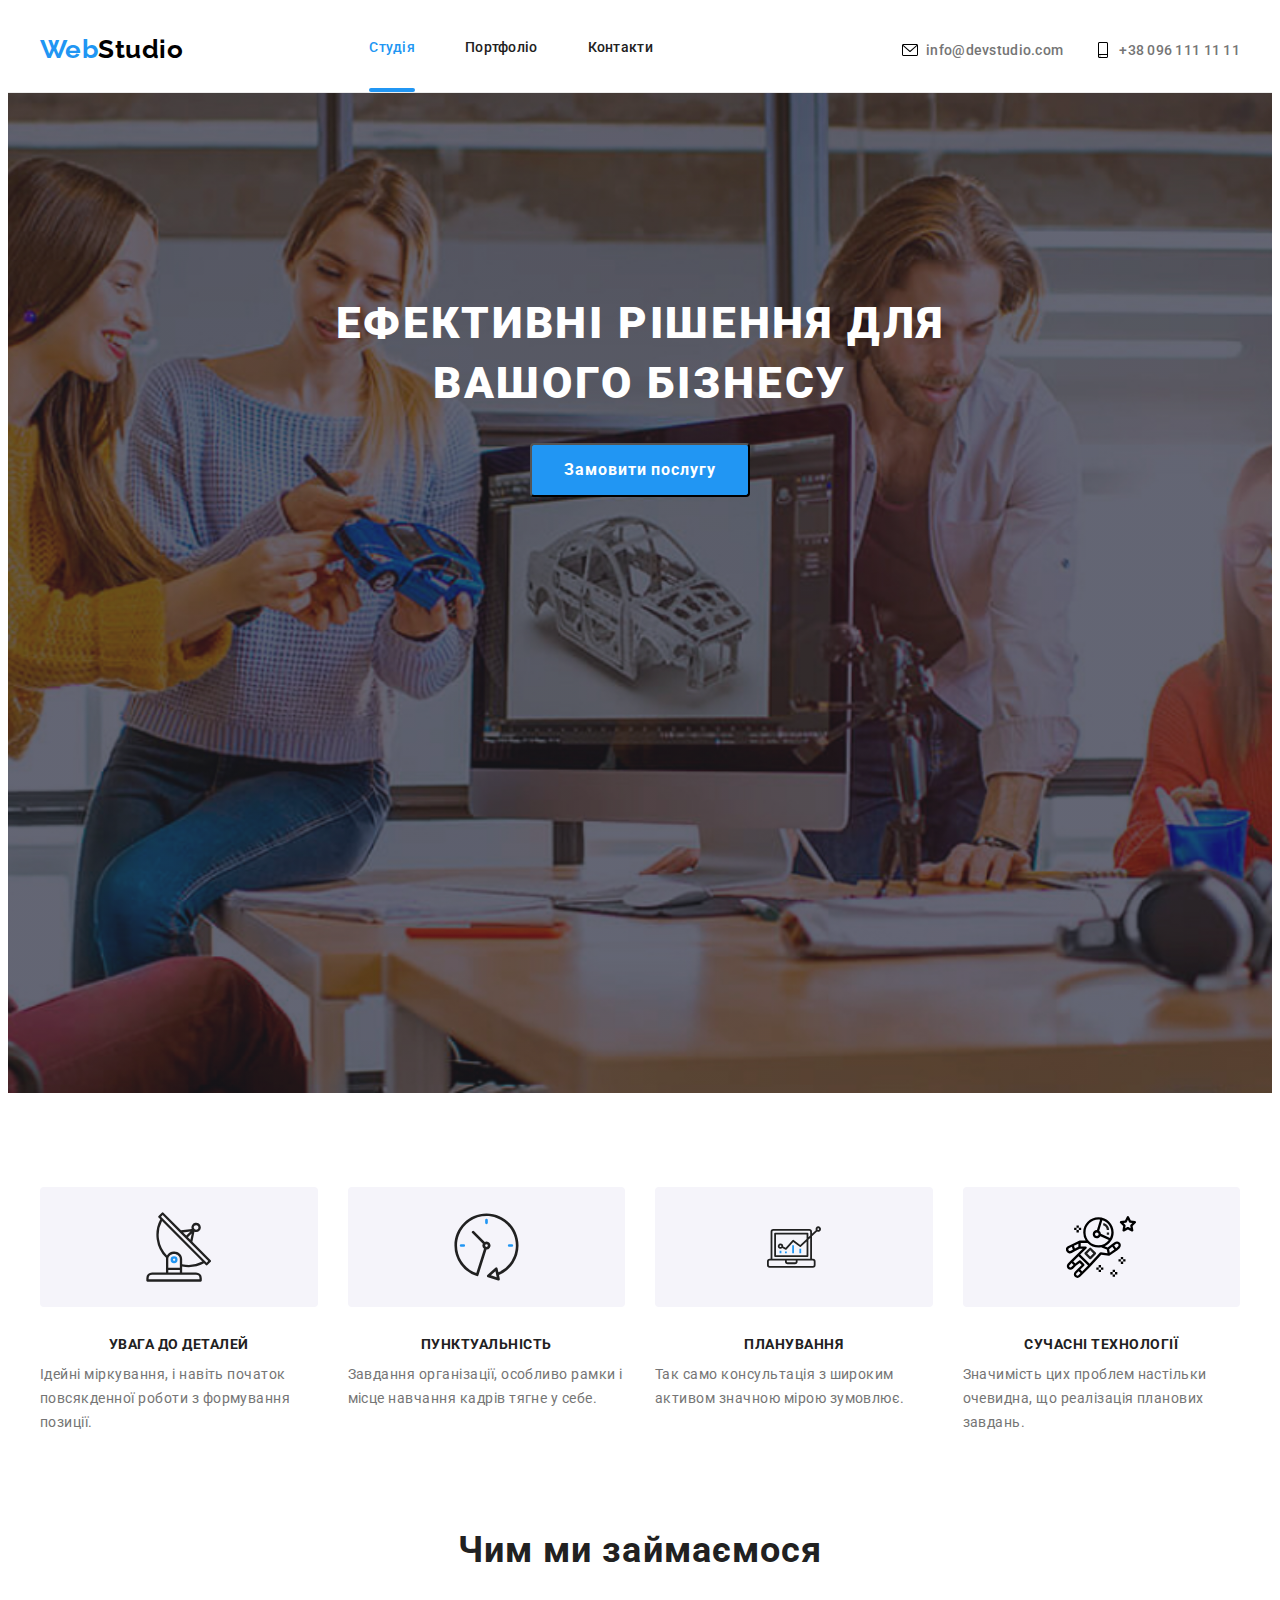
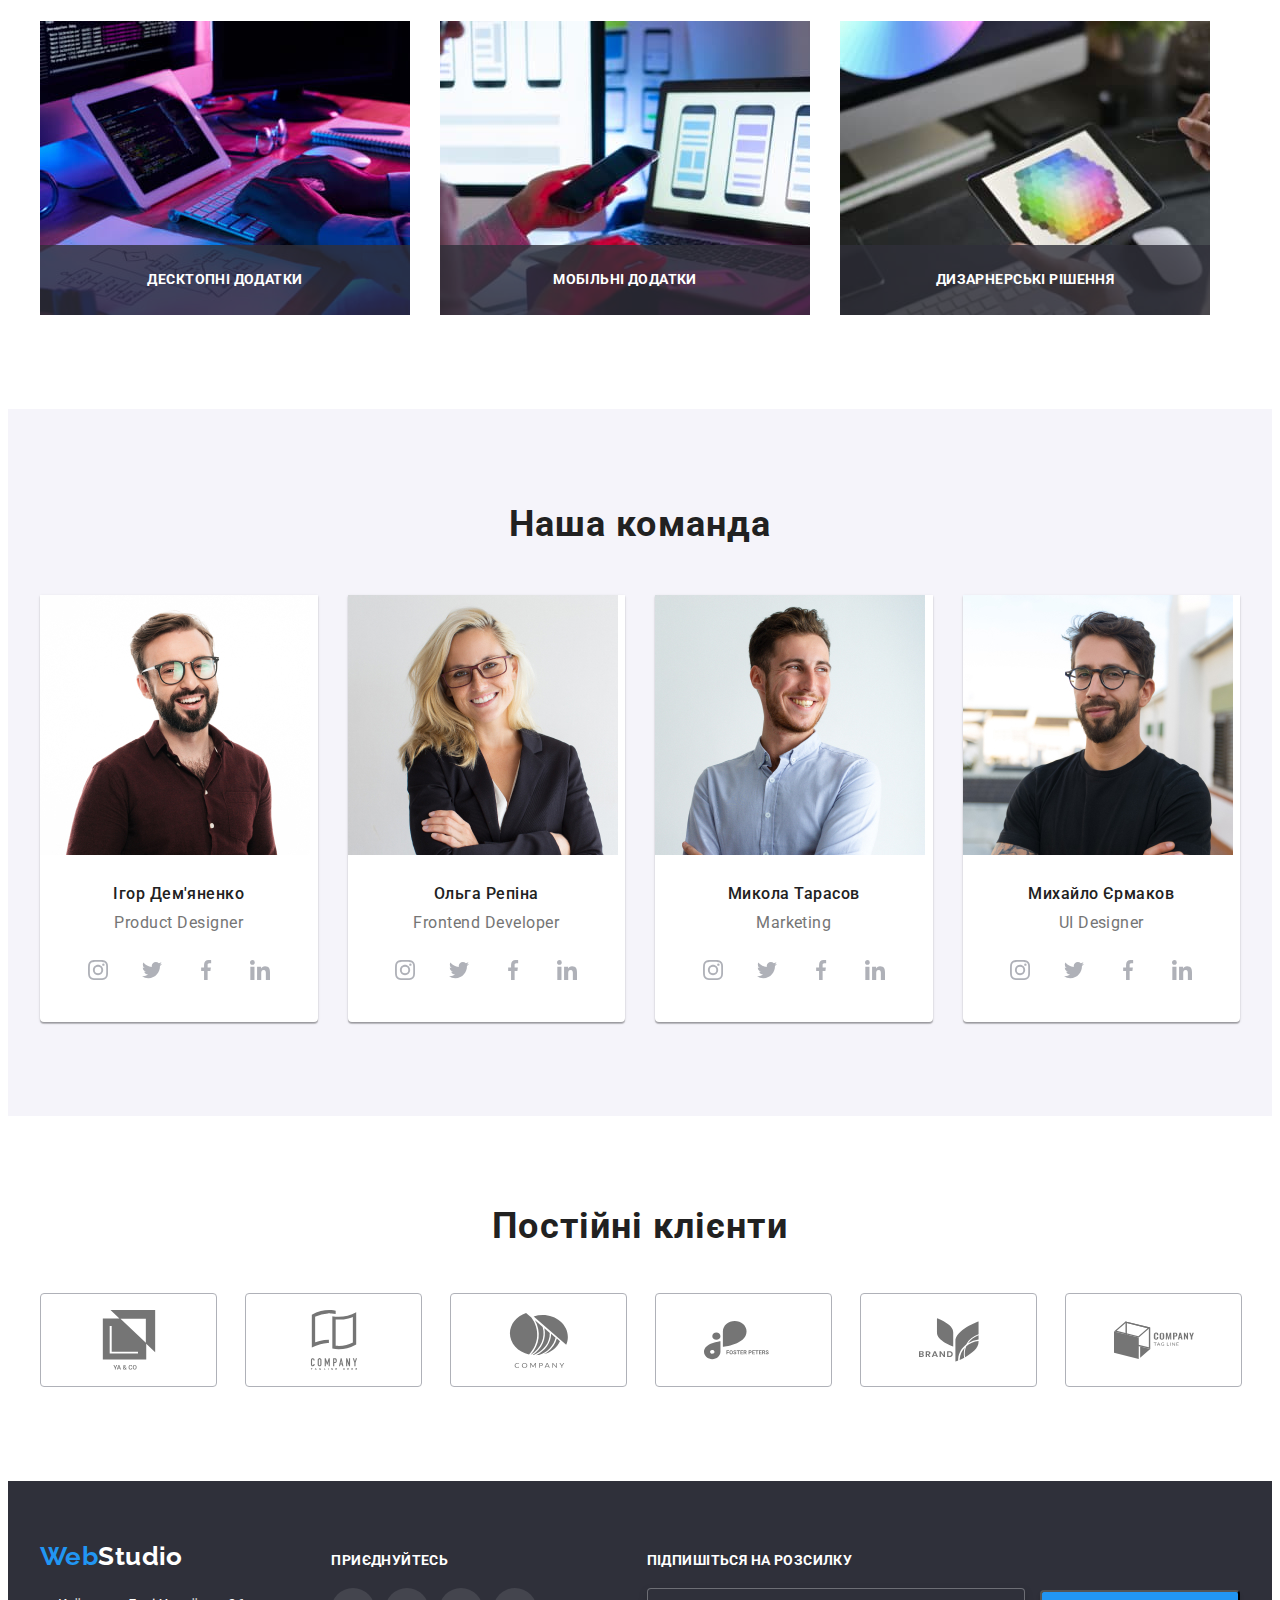
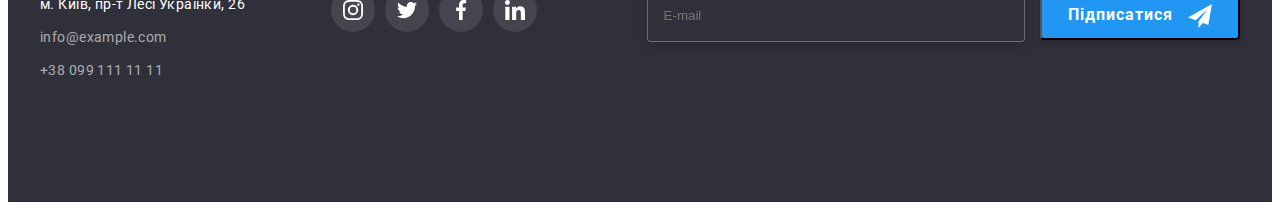
<file: index.html>
<!DOCTYPE html>
    <html lang="ru">

    <head>
        <meta charset="UTF-8" />
        <meta http-equiv="X-UA-Compatible" content="IE=edge" />
        <meta name="viewport" content="width=device-width, initial-scale=1.0" />
        <title>Web Studio</title>
        <link rel="preconnect" href="https://fonts.googleapis.com" />
        <link rel="preconnect" href="https://fonts.gstatic.com" crossorigin />
        <link
            href="https://fonts.googleapis.com/css2?family=Raleway:wght@700&family=Roboto:wght@400;500;700;900&display=swap"
            rel="stylesheet" />
        <link rel="stylesheet" href="https://cdnjs.cloudflare.com/ajax/libs/modern-normalize/1.1.0/modern-normalize.min.css"
            integrity="sha512-wpPYUAdjBVSE4KJnH1VR1HeZfpl1ub8YT/NKx4PuQ5NmX2tKuGu6U/JRp5y+Y8XG2tV+wKQpNHVUX03MfMFn9Q=="
            crossorigin="anonymous" referrerpolicy="no-referrer" />
        <link rel="stylesheet" href="./css/main.min.css" />
    </head>

    <body>
        <!--Header-->

         <header class="header">
            <div class="container">
                <nav class="navigation" >
                <a class="logo" href="/"><span class="logo__accent">Web</span>Studio</a>
                <button class="mobile-button" type="button" data-menu-button
                aria-expanded="false"
                aria-controls="menu-container">
                <svg class="open-burger" width="40" height="40" aria-label="Переключатель мобильного меню">
                <use class="mobile-button__icon-open" href="./images/symbol-defs.svg#icon-menu_40px"></use>
                </svg>
      
                <svg class="close-burger" width="20" height="20" aria-label="Переключатель мобильного меню">
                <use class="mobile-button__icon-close" href="./images/symbol-defs.svg#icon-close_24px"></use> 
                </svg>
                </button>

                <div class="menu-container" data-menu id="menu-container">
                    <ul  class="site-navigation">
                        <li class="site-navigation__item ">
                            <div class="current-session">
                                <a class="site-navigation__link current-session--link" href="./index.html">Студія</a>
                            </div>    
                        </li>
                        <li class="site-navigation__item">
                            <a class="site-navigation__link" href="./portfolio.html">Портфоліо</a></li>
                        <li class="site-navigation__item"><a class="site-navigation__link" href="#">Контакти</a></li>
                    </ul>
                    <ul class="auth-navigation">
                        <li class="auth-navigation__item">
                            <a class="auth-navigation__link" href="mailto:info@devstudio.com">
                                <svg class="contact-icon" width="16px" height="16px">
                                    <use href="./images/symbol-defs.svg#icon-envelope"></use>
                                </svg>
                                info@devstudio.com</a>
                        </li>
                        <li class="auth-navigation__item">
                            <a class="auth-navigation__link auth-navigation-link__phone" href="tel:+380961111111">
                            <svg class="contact-icon" width="16px" height="16px">
                                <use href="./images/symbol-defs.svg#icon-smartphone"></use>
                            </svg>
                            +38 096 111 11 11</a></li>
                    </ul>
                    <ul class="mobile-list list">
                        <li class="mobile-list__item">
                           <a href="#" class="mobile-list__link">Instagram</a>
                        </li>
                        <li class="mobile-list__item">
                           <a href="#" class="mobile-list__link">Twitter</a>
                        </li>
                        <li class="mobile-list__item">
                           <a href="#" class="mobile-list__link">Facebook</a>
                        </li>
                        <li class="mobile-list__item">
                           <a href="#" class="mobile-list__link">LinkedIn</a>
                        </li>
                    </ul>
                </div>
            </nav>
        </div>
    </header>
        <!--Main-->
        <main>
            <!--Section Hero-->
             <section class="hero__section overlay">
                <div class="container">
                <h1 class="hero__title">Ефективні рішення для  вашого бізнесу</h1>
                <button type="button" class="hero__btn" data-modal-open width="30" height="30">Замовити послугу</button>
                </div>
            </section> 

            
            <!--Co Abilities-->
            <section class="details__section">
                <div class="container">
                    <!--make Blid ivisible-->
                    <h2 class="section__title visually-hidden">Blind</h2>

                    <ul class="details__list">
                        <li class="details__item">
                            <div class="details__icon-sputnik">
                                <svg class="icon__sputnik" width="65" height="70">
                            <use href="./images/symbol-defs.svg#icon-antenna"></use>
                            </svg>
                        </div>
                            <h3 class="details__title">
                            увага до деталей</h3>
                            <p class="details__text">
                                Ідейні міркування, і навіть початок повсякденної роботи з формування позиції.
                            </p>
                        </li>
                        <li class="details__item">
                            <div class="details__icon-clock">
                            <svg class="icon__clock" width="67" height="70">
                            <use href="./images/symbol-defs.svg#icon-clock"></use> 
                            </svg>
                            </div>
                            <h3 class="details__title">
                                пунктуальність</h3>
                            <p class="details__text">
                                Завдання організації, особливо рамки і місце навчання кадрів тягне у себе.
                            </p>
                        </li>
                        <li class="details__item">
                            <div class="details__icon-nout">
                            <svg class="icon_diagram" width="70" height="54">
                            <use href="./images/symbol-defs.svg#icon-diagram"></use>
                            </svg>
                            </div>
                            <h3 class="details__title">
                                планування</h3>
                            <p class="details__text">
                                Так само консультація з широким активом значною мірою зумовлює.
                            </p>
                        </li>
                        <li class="details__item">
                            <div class="details__icon-astronaut">
                                <svg class="icon_astronaut" width="70" height="70">
                                    <use href="./images/symbol-defs.svg#icon-astronaut"></use>
                                </svg>
                            </div>
                            <h3 class="details__title">
                                сучасні технології</h3>
                            <p class="details__text">
                                Значимість цих проблем настільки очевидна, що реалізація планових завдань.
                            </p>
                        </li>
                    </ul>
                </div>
            </section>
            <!--Our work-->
             <section class="work__section">
                <div class="container">
                    <h2 class="section__title">Чим ми займаємося</h2>
                    <ul class="work__list">
                        <li class="work__item">
                            <img src="./images/htmlwork.jpg" alt="верстка сайта" width="370" />
                            <p class="work__text">Десктопні додатки</p>
                        </li>

                        <li class="work__item">
                        <img
                         src="./images/phone.jpg" alt="создание приложений" width="370" /></a>
                        <p class="work__text">Мобільні додатки</p>    
                        </li>

                        <li class="work__item">
                        <img
                       
                         src="./images/tablet.jpg" alt="оформление" width="370" /></a>
                        <p class="work__text">Дизарнерські рішення</p>    
                        </li>
                    </ul>
                </div>
            </section> 
            <!--Our team-->
             <section class="team__section">
                <div class="container">
                    <h2 class="section__title">Наша команда</h2>
                    <ul class="team__list">
                        <li class="team__item">
                           <picture>
                            <source class="team__list"
                            srcset="./images/productdesigner-desk-1x.jpg 1x,
                                    ./images/productdesigner-desk-2x.jpg 2x"
                                    media="(min-width:1200px)"
                                    />

                                    <source  class="team__list"
                            srcset="./images/productdesigner-tablet-1x.jpg 1x,
                                    ./images/productdesigner-tablet-2x.jpg 2x"
                                    media="(min-width:768px)"
                                    />

                                    <source  class="team__list"
                            srcset="./images/productdesigner-mob-1x.jpg 1x,
                                    ./images/productdesigner-mob-2x.jpg 2x"
                                    media="(max-width:767px)"
                                    />
                            <img src="./images/productdesigner.jpg" alt="productdesigner" />
                           </picture>
                            
                            <div class="team__container">
                            <h3 class="team__title">Ігор Дем'яненко</h3>
                            <p class="team__text">Product Designer</p>
                            <ul class="team__social-items">
                            <li class="team__social-item">
                                <a href="#" class="team__social-link">
                                    <svg class="social-icon-size fill-icon" width="20" height="20">
                                        <use href="./images/symbol-defs.svg#icon-instagram">
                                    </use>
                                </svg>
                                </a>       
                            </li>
                            <li class="team__social-item">
                                <a href="#" class="team__social-link">
                                    <svg class="social-icon-size fill-icon" width="20" height="20">
                                        <use href="./images/symbol-defs.svg#icon-twitter"></use>
                                    </svg>
                                </a>
                            </li>
                            <li class="team__social-item">
                                <a href="#" class="team__social-link">
                                    <svg class="social-icon-size fill-icon" width="20" height="20">
                                        <use href="./images/symbol-defs.svg#icon-facebook"></use>
                                    </svg>
                                </a>
                            </li>
                            <li class="team__social-item">
                                <a href="#" class="team__social-link">
                                    <svg class="social-icon-size fill-icon" width="20" height="20">
                                        <use href="./images/symbol-defs.svg#icon-linkedin"></use>
                                    </svg>
                                </a>
                            </li>
                            </ul>
                        </div>
                        <li class="team__item">
                            <picture>
                            <source class="team__item"
                            srcset="./images/frontenddeveloper-desk-1x.jpg 1x,
                                    ./images/frontenddeveloper-desk-2x.jpg 2x"
                                    media="(min-width:1200px)"
                                    />

                                    <source class="team__item"
                            srcset="./images/frontenddeveloper-tablet-1x.jpg 1x,
                                    ./images/frontenddeveloper-tablet-2x.jpg 2x"
                                    media="(min-width:768px)"
                                    />

                                    <source  class="team__item"
                            srcset="./images/frontenddeveloper-mob-1x.jpg 1x,
                                    ./images/frontenddeveloper-mob-2x.jpg 2x"
                                    media="(max-width:767px)"
                                    />
                            <img
                            src="./images/frontenddeveloper.jpg" alt="frontenddeveloper" />
                           </picture>
                            <div class="team__container">
                            <h3 class="team__title">Ольга Репіна</h3>
                            <p class="team__text">Frontend Developer</p>
                            <ul class="team__social-items">
                                <li class="team__social-item">
                                    <a href="#" class="team__social-link">
                                        <svg class="social-icon-size fill-icon" width="20" height="20">
                                            <use href="./images/symbol-defs.svg#icon-instagram"></use>
                                    </svg>
                                    </a>       
                                </li>
                                <li class="team__social-item">
                                    <a href="#" class="team__social-link">
                                        <svg class="social-icon-size fill-icon" width="20" height="20">
                                            <use href="./images/symbol-defs.svg#icon-twitter"></use>
                                        </svg>
                                    </a>
                                </li>
                                <li class="team__social-item">
                                    <a href="#" class="team__social-link">
                                        <svg class="social-icon-size fill-icon" width="20" height="20">
                                            <use href="./images/symbol-defs.svg#icon-facebook"></use>
                                        </svg>
                                    </a>
                                </li>
                                <li class="team__social-item">
                                    <a href="#" class="team__social-link">
                                        <svg class="social-icon-size fill-icon" width="20" height="20">
                                            <use href="./images/symbol-defs.svg#icon-linkedin"></use>
                                        </svg>
                                    </a>
                                </li>
                              </ul>
                            </div>
                        
                        <li class="team__item">
                            <picture>
                            <source 
                            srcset="./images/marketing-desk-1x.jpg 1x,
                                    ./images/marketing-desk-2x.jpg 2x"
                                    media="(min-width:1200px)"
                                    />

                                    <source 
                            srcset="./images/marketing-tablet-1x.jpg 1x,
                                    ./images/marketing-tablet-2x.jpg 2x"
                                    media="(min-width:768px)"
                                    />

                                    <source 
                            srcset="./images/marketing-mob-1x.jpg 1x,
                                    ./images/marketing-mob-2x.jpg 2x"
                                    media="(max-width:767px)"
                                    />
                            <img
                             src="./images/marketing.jpg" alt="marketing"/>
                           </picture>
                            <div class="team__container">
                            <h3 class="team__title">Микола Тарасов</h3>
                            <p class="team__text">Marketing</p>
                            <ul class="team__social-items">
                                <li class="team__social-item">
                                    <a href="#" class="team__social-link">
                                        <svg class="social-icon-size fill-icon" width="20" height="20">
                                            <use href="./images/symbol-defs.svg#icon-instagram"></use>
                                    </svg>
                                    </a>       
                                </li>
                                <li class="team__social-item">
                                    <a href="#" class="team__social-link">
                                        <svg class="social-icon-size fill-icon" width="20" height="20">
                                            <use href="./images/symbol-defs.svg#icon-twitter"></use>
                                        </svg>
                                    </a>
                                </li>
                                <li class="team__social-item">
                                    <a href="#" class="team__social-link">
                                        <svg class="social-icon-size fill-icon" width="20" height="20">
                                            <use href="./images/symbol-defs.svg#icon-facebook"></use>
                                        </svg>
                                    </a>
                                </li>
                                <li class="team__social-item">
                                    <a href="#" class="team__social-link">
                                        <svg class="social-icon-size fill-icon" width="20" height="20">
                                            <use href="./images/symbol-defs.svg#icon-linkedin"></use>
                                        </svg>
                                    </a>
                                </li>
                                </ul>
                            
                        <li class="team__item">

                            <picture>
                            <source 
                            srcset="./images/uidesigner-desk-1x.jpg 1x,
                                    ./images/uidesigner-desk-2x.jpg 2x"
                                    media="(min-width:1200px)"
                                    />

                                    <source 
                            srcset="./images/uidesigner-tablet-1x.jpg 1x,
                                    ./images/uidesigner-tablet-2x.jpg 2x"
                                    media="(min-width:768px)"
                                    />

                                    <source 
                            srcset="./images/uidesigner-mob-1x.jpg 1x,
                                    ./images/uidesigner-mob-2x.jpg 2x"
                                    media="(max-width:767px)"
                                    />
                                <img
                             src="./images/uidesigner.jpg" alt="uidesigner" />
                           </picture>
                            <div class="team__container">
                            <h3 class="team__title">Михайло Єрмаков</h3>
                            <p class="team__text">UI Designer</p>
                            <ul class="team__social-items">
                                <li class="team__social-item">
                                    <a href="#" class="team__social-link">
                                        <svg class="social-icon-size fill-icon" width="20" height="20">
                                            <use href="./images/symbol-defs.svg#icon-instagram"></use>
                                    </svg>
                                    </a>       
                                </li>
                                <li class="team__social-item">
                                    <a href="#" class="team__social-link">
                                        <svg class="social-icon-size fill-icon" width="20" height="20">
                                            <use href="./images/symbol-defs.svg#icon-twitter"></use>
                                        </svg>
                                    </a>
                                </li>
                                <li class="team__social-item">
                                    <a href="#" class="team__social-link">
                                        <svg class="social-icon-size fill-icon" width="20" height="20">
                                            <use href="./images/symbol-defs.svg#icon-facebook"></use>
                                        </svg>
                                    </a>
                                </li>
                                <li class="team__social-item">
                                    <a href="#" class="team__social-link">
                                        <svg class="social-icon-size fill-icon" width="20" height="20">
                                            <use href="./images/symbol-defs.svg#icon-linkedin"></use>
                                        </svg>
                                    </a>
                                </li>
                            </ul>
                            </div>
                    
            </section>
           <section class="section__clients">
            <div class="container__clients">
            <h2 class="section__title-clients">Постійні клієнти</h2>
            <ul class="client__list">
            <li class="client__item">
            <a href="" class="clients"> 
            <svg class="client__logo" width="106" height="60">
            <use href="./images/symbol-defs.svg#icon-client1"></use>    
            </svg>    
            </a>    
            </li>
            <li class="client__item">
            <a href="" class="clients"> 
            <svg class="client__logo" width="106" height="60">
            <use href="./images/symbol-defs.svg#icon-client2"></use>    
            </svg>    
            </a>    
            </li>
            <li class="client__item">
            <a href="" class="clients"> 
            <svg class="client__logo" width="106" height="60">
            <use href="./images/symbol-defs.svg#icon-client3"></use>    
            </svg>    
            </a>    
            </li>
            <li class="client__item">
            <a href="" class="clients"> 
            <svg class="client__logo" width="106" height="80">
            <use href="./images/symbol-defs.svg#icon-client4"></use>    
            </svg>    
            </a>    
            </li>
            <li class="client__item">
            <a href="" class="clients"> 
            <svg class="client__logo" width="106" height="60">
            <use href="./images/symbol-defs.svg#icon-clien5"></use>    
            </svg>    
            </a>    
            </li>
            <li class="client__item">
            <a href="" class="clients"> 
            <svg class="client__logo" width="106" height="80">
            <use href="./images/symbol-defs.svg#icon-client6"></use>    
            </svg>    
            </a>    
            </li>
            </ul>
            </div>
            </section>
        </main>
        <!--footer-->
         <footer class="footer">
            <div class="container footer__flex">
            <div class="footer--main">
                <a href="/" class="footer__logo"><span class="logo__accent">Web</span>Studio</a>
                <address class="address">
                    <ul class="address__list">
                        <li class="address__item">м. Київ, пр-т Лесі Українки, 26</li>
                        <li class="address__item">
                            <a class="address__link" href="mailto:info@example.com">info@example.com</a>
                        </li>
                        <li class="address__item">
                            <a class="address__link" href="tel:+380991111111">+38 099 111 11 11</a>
                        </li>
                    </ul>
                </address>
            </div>

            <div class="join__list">
                <p class="join">приєднуйтесь</p>
                <ul class="footer__team-social-items">
                    <li class="footer__icon-social">
                        <a href="#" class="footer__team-social">
                            <svg class="social-icon-size" width="20" height="20">
                                <use href="./images/symbol-defs.svg#icon-instagram"></use>
                        </svg>
                        </a>       
                    </li>
                    <li class="footer__icon-social">
                        <a href="#" class="footer__team-social">
                            <svg class="social-icon-size" width="20" height="20">
                                <use href="./images/symbol-defs.svg#icon-twitter"></use>
                            </svg>
                        </a>
                    </li>
                    <li class="footer__icon-social">
                        <a href="#" class="footer__team-social">
                            <svg class="social-icon-size" width="20" height="20">
                                <use href="./images/symbol-defs.svg#icon-facebook"></use>
                            </svg>
                        </a>
                    </li>
                    <li class="footer__icon-social">
                        <a href="#" class="footer__team-social">
                            <svg class="social-icon-size" width="20" height="20">
                                <use href="./images/symbol-defs.svg#icon-linkedin"></use>
                            </svg>
                        </a>
                    </li>
                    </ul>
            </div>
            <div class="footer--form">
                <form class="footer-form__container">
                    <label class="footer__form-label" for="e-mail">Підпишіться на розсилку</label>
                    <div class="footer__form-submit">
                    <input class="footer__form-input" id="e-mail" type="email" name="e-mail" placeholder="E-mail">
                    <button class="footer__form-button" type="submit">
                        Підписатися
                        <svg class="footer__form-icon" width="24px" height="24px" aria-hidden="true">
                            <use href="./images/symbol-defs.svg#icon-icon-send"></use>
                        </svg>
                    </button>
                    </div>
                </form>
            </div>
            </div>
            

        </footer>

        <div class="backdrop is-hidden" data-modal>
            <div class="modal">
                <div class="modal__close">
                <button class="modal__close-button" type="button" data-modal-close>
            <svg class="modal__close-icon" width="11" height="11" >
                
                <use href="./images/symbol-defs.svg#icon-Vector-1"></use>
            </svg>
                </button>
                <div class="modal__inner">
                    <p class="modal__title">Залиште свої дані, ми вам передзвонимо</p>
                    <form class="form" name="main-form"  autocomplete="on" novalidate>
                        
                    <div class="form__field">
                        <label class="form__field-label" for="user-name">Ім'я</label>
                        <div class="form__field-inner">
                            <input class="form__field-input" id="user-name" type="text" name="user-name" required>
                        <svg class="form__field-icon" >
                            <use href="./images/symbol-defs.svg#icon-name" aria-hidden="true">
                        </use>
                        </svg>
                    </div>     
                    </div>
                    <div class="form__field">
                    <label class="form__field-label" for="user-number">Телефон</label>
                    <div class="form__field-inner">
                        <input class="form__field-input" id="phone-number" type="tel" name="phone-number" required>
                        <svg class="form__field-icon">
                            <use href="./images/symbol-defs.svg#icon-phonemodal" width="13" aria-hidden="true"> 
                            </use>
                        </svg>

                    </div>
                    </div>
                    <div class="form__field">
                        <label class="form__field-label" for="e-mail">Пошта</label>
                        <div class="form__field-inner">
                            <input class="form__field-input" id="e-mail" type="email" name="e-mail" required>
                            <svg class="form__field-icon">
                                <use href="./images/symbol-defs.svg#icon-mail" width="15"  aria-hidden="true">
                                </use>
                            </svg>
                    </div>
                    </div>
                    <div class="form-field">
                        <label class="form__field-label" for="comment">Комментар</label>
                        <textarea class="form__field-input form__field-texarea" id="comment" name="feedback" rows="5"
                            placeholder="Введите текст" required></textarea>
                    </div>
                    <label class="confirmation">
                        <input class="confirmation-input__checkbox" type="checkbox" name="agreement" value="agree" />
                        <span class="confirmation__icon">
                            <svg width="16" height="15">
                                <use href="./images/symbol-defs.svg#icon-check-1"></use>
                            </svg>
                        </span>
                        Погоджуюся з розсилкою та приймаю
                        <a class="confirmation__agreement" href="">Умови договору</a>
                    </label>
                                <button type="submit" class="form-field__button">Відправити</button>
                            
                    </form>
                
                </div>
            </div>
        </div>
        <script src="./js/modal.js"></script>
        <script src="./js/mobile-menu.js"></script>
    </body>

    </html>
</file>
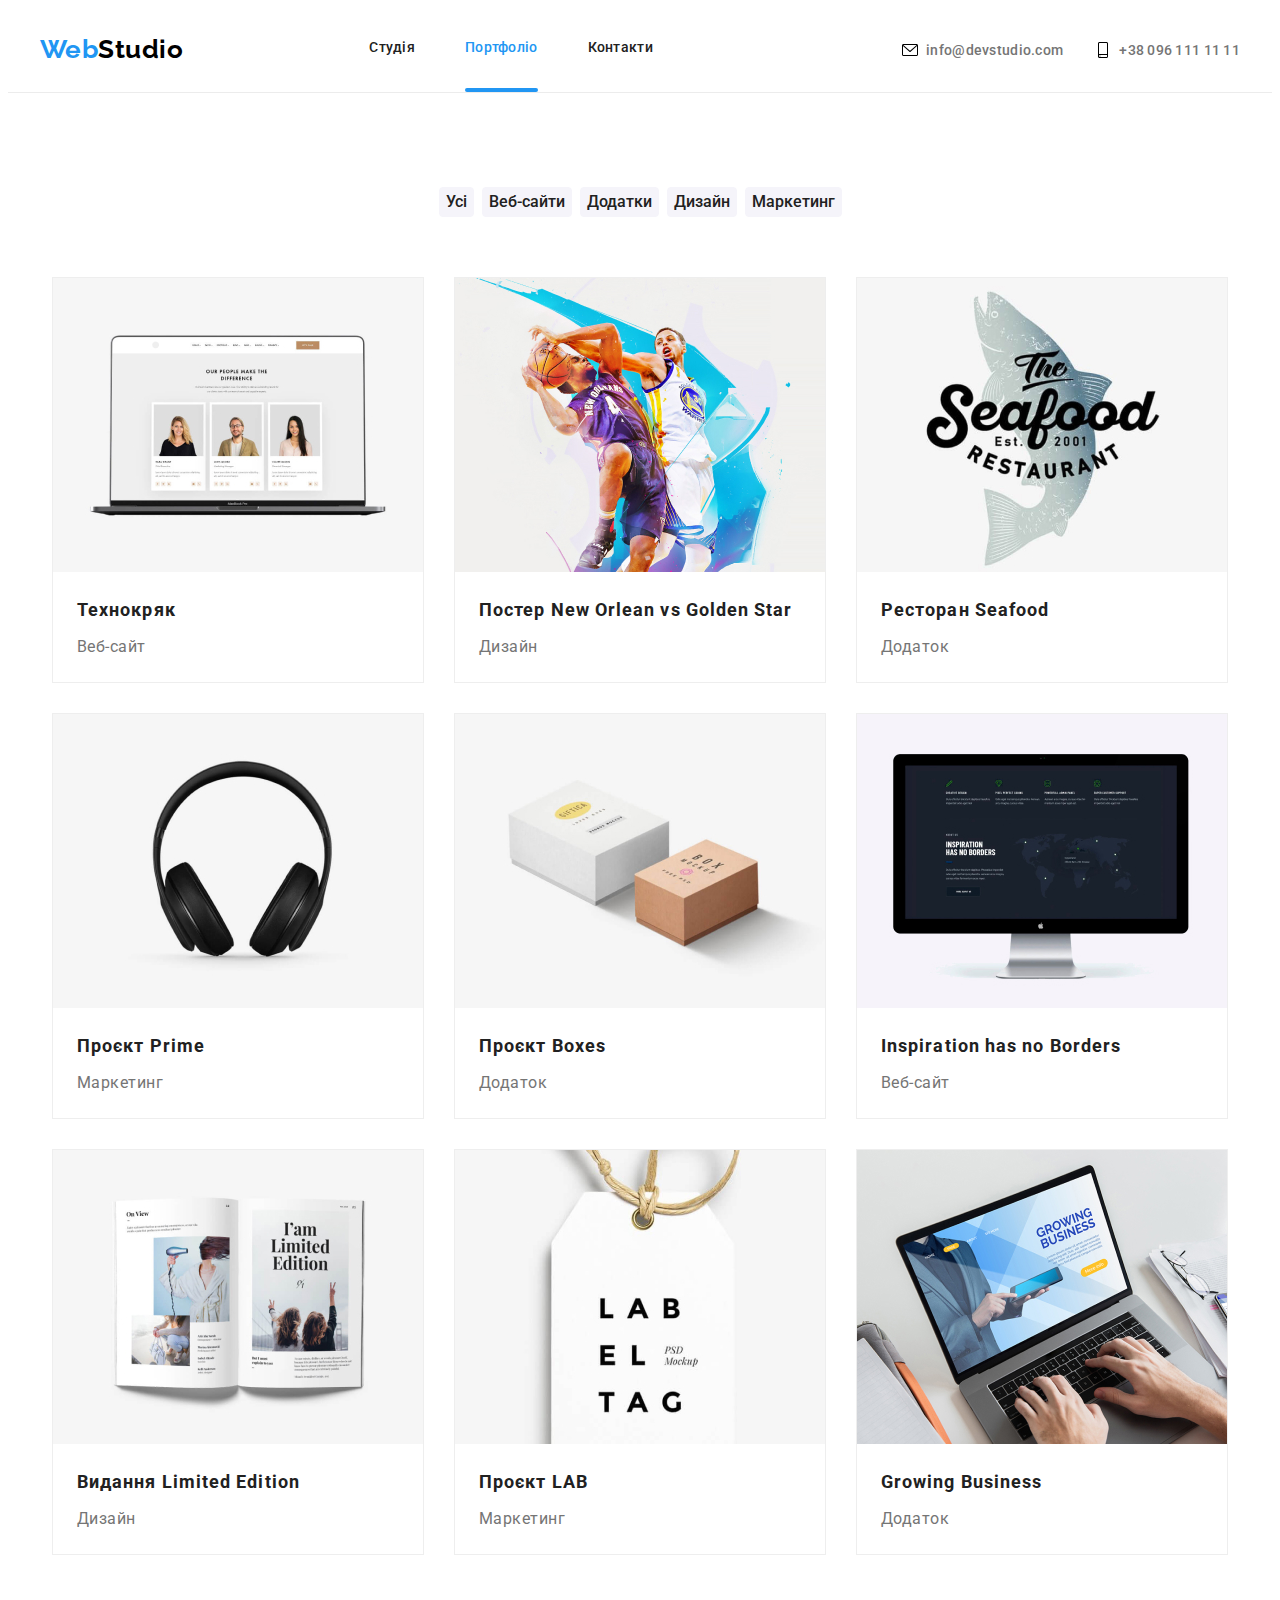
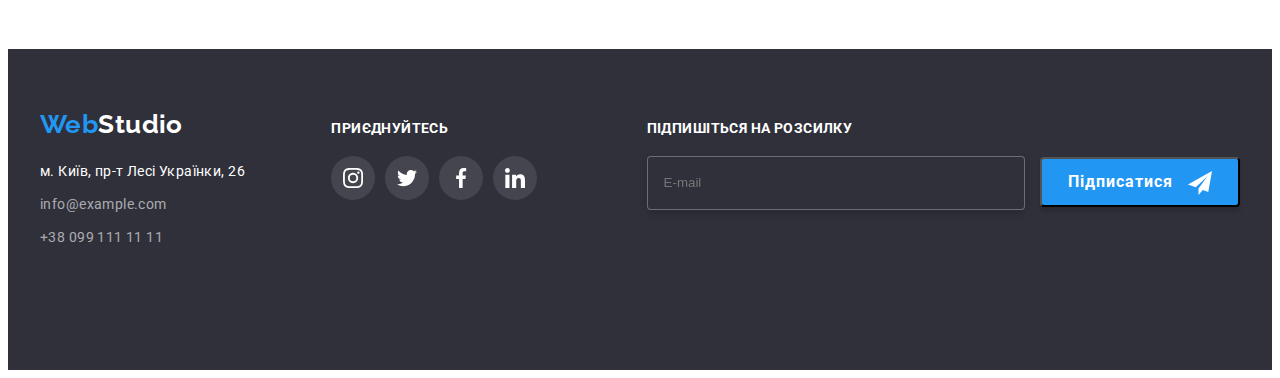
<file: portfolio.html>
<!DOCTYPE html>
<html lang="ru">

<head>
    <meta charset="UTF-8" />
    <meta http-equiv="X-UA-Compatible" content="IE=edge" />
    <meta name="viewport" content="width=device-width, initial-scale=1.0" />
    <title>Портфоліо</title>
    <link rel="preconnect" href="https://fonts.gstatic.com" crossorigin />
    <link
        href="https://fonts.googleapis.com/css2?family=Raleway:wght@700&family=Roboto:wght@400;500;700;900&display=swap"
        rel="stylesheet" />
    <link rel="stylesheet" href="https://cdnjs.cloudflare.com/ajax/libs/modern-normalize/1.1.0/modern-normalize.min.css"
        integrity="sha512-wpPYUAdjBVSE4KJnH1VR1HeZfpl1ub8YT/NKx4PuQ5NmX2tKuGu6U/JRp5y+Y8XG2tV+wKQpNHVUX03MfMFn9Q=="
        crossorigin="anonymous" referrerpolicy="no-referrer" />
    <link rel="stylesheet" href="./css/main.min.css" />
</head>

<body>
    <!--Header-->
     <header class="header">
            <div class="container">
                <nav class="navigation" >
                <a class="logo" href="./index.html"><span class="logo__accent">Web</span>Studio</a>
                <button class="mobile-button" type="button" data-menu-button aria-expanded="false" aria-controls="menu-container">
                    <svg class="open-burger" width="40" height="40" aria-label="Переключатель мобильного меню">
                        <use class="mobile-button__icon-open" href="./images/symbol-defs.svg#icon-menu_40px"></use>
                    </svg>
                
                    <svg class="close-burger" width="20" height="20" aria-label="Переключатель мобильного меню">
                        <use class="mobile-button__icon-close" href="./images/symbol-defs.svg#icon-close_24px"></use>
                    </svg>
                </button>

                <div class="menu-container" data-menu id="menu-container">
                    <ul  class="site-navigation">
                        <li class="site-navigation__item">
                                <a class="site-navigation__link" href="./index.html">Студія</a>   
                        </li>
                        <li class="site-navigation__item">
                            <div class="current-session">
                            <a class="site-navigation__link current-session--link" href="./portfolio.html">Портфоліо</a>
                        </div>
                    </li>
                        <li class="site-navigation__item"><a class="site-navigation__link" href="#">Контакти</a></li>
                    </ul>
                    <ul class="auth-navigation">
                        <li class="auth-navigation__item">
                            <a class="auth-navigation__link" href="mailto:info@devstudio.com">
                                <svg class="contact-icon" width="16px" height="16px">
                                    <use href="./images/symbol-defs.svg#icon-envelope"></use>
                                </svg>
                                info@devstudio.com</a>
                        </li>
                        <li class="auth-navigation__item">
                            <a class="auth-navigation__link" href="tel:+380961111111">
                            <svg class="contact-icon" width="16px" height="16px">
                                <use href="./images/symbol-defs.svg#icon-smartphone"></use>
                            </svg>
                            +38 096 111 11 11</a></li>
                    </ul>
                    <ul class="mobile-list list">
                        <li class="mobile-list__item">
                           <a href="#" class="mobile-list__link">Instagram</a>
                        </li>
                        <li class="mobile-list__item">
                           <a href="#" class="mobile-list__link">Twitter</a>
                        </li>
                        <li class="mobile-list__item">
                           <a href="#" class="mobile-list__link">Facebook</a>
                        </li>
                        <li class="mobile-list__item">
                           <a href="#" class="mobile-list__link">LinkedIn</a>
                        </li>
                    </ul>
                </div>
            </nav>
        </div>
    </header>
    <!-- Main -->
    <main class="portfolio-main">
        <!--Buttons-->

        <section class="portfolio-section">
            <div class="container">
                <h1 hidden="visually-hidden">Портфоліо</h1>
                <ul class="btn-list">
                    <li class="btn-item">
                        <button type="button" class="portfolio-button">Усі</button>
                    </li>
                    <li class="btn-item">
                        <button type="button" class="portfolio-button">Веб-сайти</button>
                    </li>
                    <li class="btn-item">
                        <button type="button" class="portfolio-button">Додатки</button>
                    </li>
                    <li class="btn-item"><button type="button" class="portfolio-button">Дизайн</button>
                    </li>
                    <li class="btn-item">
                        <button type="button" class="portfolio-button">Маркетинг</button>
                    </li>
                </ul>
                
                <ul class="portfolio__list">
                    <li class="portfolio__item"> 
                        <a class="portfolio__link" href="#">
                            <div class="portfolio-thumb">
                        
                            <picture>
                                <source srcset="./images/technokryak-desk-1x.jpg 1x,
                                                ./images/technokryak-desk-2x.jpg 2x" 
                                media="(min-width:1200px)" />
                            
                                <source srcset="./images/technokryak-tablet-1x.jpg 1x,
                                                ./images/technokryak-tablet-2x.jpg 2x"
                                                media="(min-width:768px)" />
                            
                                <source srcset="./images/technokryak-mob-1x.jpg 1x,
                                                ./images/technokryak-mob-2x.jpg 2x" 
                                                media="(max-width:767px)" />
                        <img
                        src="./images/technokryak.jpg" alt="notebook pic" />
                            </picture>

                        <div class="portfolio-overlay">
                         <p class="portfolio-overlay-description">
                        Ресурс пропонує комплексні пропозиції з різним рівнем
                        функціоналу та сервісів. Все це дозволить відвідувачу
                        отримати вичерпні відомості про компанію або приватне
                        особі.
                         </p> 
                         </div> 
                        </div>
                        <div class="portfolio-list__description">
                        <h2 class="portfolio-list__title">Технокряк</h2>
                        <p class="portfolio__text">Веб-сайт</p>
                        </div>
                        
                        </a>
                    </li>
                    <li class="portfolio__item">
                        <a class="portfolio__link" href="#">
                        <div class="portfolio-thumb">

                            <picture>
                                <source srcset="./images/basketball-desk-1x.jpg 1x,
                                                ./images/basketball-desk-2x.jpg 2x" 
                                media="(min-width:1200px)" />
                            
                                <source srcset="./images/basketball-tablet-1x.jpg 1x,
                                                ./images/basketball-tablet-2x.jpg 2x" media="(min-width:768px)" />
                            
                                <source srcset="./images/basketball-mob-1x.jpg 1x,
                                                ./images/basketball-mob-2x.jpg 2x" media="(max-width:767px)" />
                             <img
                        src="./images/basketball.jpg" alt="poster pic"/>
                            </picture>
                       
                        <div class="portfolio-overlay">
                            <p class="portfolio-overlay-description">
                                Ресурс пропонує комплексні пропозиції з різним рівнем
                        функціоналу та сервісів. Все це дозволить відвідувачу
                        отримати вичерпні відомості про компанію або приватне
                        особі.
                            </p>
                        </div>
                        </div>
                        <div class="portfolio-list__description">
                        <h2 class="portfolio-list__title">Постер New Orlean vs Golden Star</h2>
                        <p class="portfolio__text">Дизайн</p>
                        </div>
                     </a>   
                    </li>
                    <li class="portfolio__item">
                        <a class="portfolio__link" href="#">
                            <div class="portfolio-thumb">
                                  <picture>
                                <source srcset="./images/fish-desk-1x.jpg 1x,
                                                ./images/fish-desk-2x.jpg 2x" 
                                media="(min-width:1200px)" />
                            
                                <source srcset="./images/fish-tablet-1x.jpg 1x,
                                                ./images/fish-tablet-2x.jpg 2x" media="(min-width:768px)" />
                            
                                <source srcset="./images/fish-mob-1x.jpg 1x,
                                                ./images/fish-mob-2x.jpg 2x" media="(max-width:767px)" />
                             <img
                        src="./images/fish.jpg" alt="Restaraunt pic"/>
                            </picture>
                        
                               
                        <div class="portfolio-overlay">
                            <p class="portfolio-overlay-description">
                                Ресурс пропонує комплексні пропозиції з різним рівнем
                        функціоналу та сервісів. Все це дозволить відвідувачу
                        отримати вичерпні відомості про компанію або приватне
                        особі.
                            </p>
                        </div>
                        </div>
                        <div class="portfolio-list__description">
                        <h2 class="portfolio-list__title">Ресторан Seafood </h2>
                        <p class="portfolio__text">Додаток</p>
                        </div>
                        </a>
                    </li>
                    <li class="portfolio__item">
                        <a class="portfolio__link" href="#">
                            <div class="portfolio-thumb">

                                 <picture>
                                <source srcset="./images/haedphone-desk-1x.jpg 1x,
                                                ./images/haedphone-desk-2x.jpg 2x" 
                                                media="(min-width:1200px)" />
                            
                                <source srcset="./images/haedphone-tablet-1x.jpg 1x,
                                                ./images/haedphone-tablet-2x.jpg 2x" 
                                                media="(min-width:768px)" />
                            
                                <source srcset="./images/haedphone-mob-1x.jpg 1x,
                                                ./images/haedphone-mob-2x.jpg 2x" 
                                                media="(max-width:767px)" />
                               <img
                        src="./images/haedphone.jpg" alt="headphones pic"/>
                            </picture>
                        
                        
                     
                        <div class="portfolio-overlay">
                            <p class="portfolio-overlay-description">
                                Ресурс пропонує комплексні пропозиції з різним рівнем
                                функціоналу та сервісів. Все це дозволить відвідувачу
                                отримати вичерпні відомості про компанію або приватне
                                особі.
                            </p>
                        </div>
                        </div>
                        <div class="portfolio-list__description">
                        <h2 class="portfolio-list__title">Проєкт Prime</h2>
                        <p class="portfolio__text">Маркетинг</p>
                        </div>
                      </a>    
                    </li>
                    <li class="portfolio__item">
                        <a class="portfolio__link" href="#">
                            <div class="portfolio-thumb">


                                 <picture>
                                <source srcset="./images/book-desk-1x.jpg 1x,
                                                ./images/book-desk-2x.jpg 2x" 
                                                media="(min-width:1200px)" />
                            
                                <source srcset="./images/book-tablet-1x.jpg 1x,
                                                ./images/book-tablet-2x.jpg 2x" 
                                                media="(min-width:768px)" />
                            
                                <source srcset="./images/book-mob-1x.jpg 1x,
                                                ./images/book-mob-2x.jpg 2x" 
                                                media="(max-width:767px)" />
                             <img
                        src="./images/book.jpg" alt="boxes pic"/>
                            </picture>
                        
                        
                       
                        <div class="portfolio-overlay">
                            <p class="portfolio-overlay-description">
                                Ресурс пропонує комплексні пропозиції з різним рівнем
                                функціоналу та сервісів. Все це дозволить відвідувачу
                                отримати вичерпні відомості про компанію або приватне
                                особі.
                            </p>
                        </div>
                        </div>
                        <div class="portfolio-list__description">
                        <h2 class="portfolio-list__title">Проєкт Boxes</h2>
                        <p class="portfolio__text">Додаток</p>
                        </div>
                        </a>
                    </li>
                    <li class="portfolio__item">
                        <a class="portfolio__link" href="#">
                            <div class="portfolio-thumb">

                                 <picture>
                                <source srcset="./images/macpc-desk-1x.jpg 1x,
                                                ./images/macpc-desk-2x.jpg 2x" 
                                                media="(min-width:1200px)" />
                            
                                <source srcset="./images/macpc-tablet-1x.jpg 1x,
                                                ./images/macpc-tablet-2x.jpg 2x" 
                                                media="(min-width:768px)" />
                            
                                <source srcset="./images/macpc-mob-1x.jpg 1x,
                                                ./images/macpc-mob-2x.jpg 2x" 
                                                media="(max-width:767px)" />
                             <img
                        src="./images/macpc.jpg" alt="monitor pic"/>
                            </picture>
                        
                               
                        <div class="portfolio-overlay">
                            <p class="portfolio-overlay-description">
                                Ресурс пропонує комплексні пропозиції з різним рівнем
                                функціоналу та сервісів. Все це дозволить відвідувачу
                                отримати вичерпні відомості про компанію або приватне
                                особі.
                            </p>
                        </div>
                        </div>
                        <div class="portfolio-list__description">
                        <h2 class="portfolio-list__title">Inspiration has no Borders</h2>
                        <p class="portfolio__text">Веб-сайт</p>
                        </div>
                    </a>
                    </li>
                    <li class="portfolio__item">
                        <div class="portfolio-thumb">
                        <a class="portfolio__link" href="#">
                            <picture>
                                <source srcset="./images/magazine-desk-1x.jpg 1x,
                                                ./images/magazine-desk-2x.jpg 2x" 
                                                media="(min-width:1200px)" />
                            
                                <source srcset="./images/magazine-tablet-1x.jpg 1x,
                                                ./images/magazine-tablet-2x.jpg 2x" 
                                                media="(min-width:768px)" />
                            
                                <source srcset="./images/magazine-mob-1x.jpg 1x,
                                                ./images/magazine-mob-2x.jpg 2x" 
                                                media="(max-width:767px)" />
                            <img
                        src="./images/magazine.jpg" alt="book pic"/>
                            </picture>
                        
                        
                            
                        <div class="portfolio-overlay">
                            <p class="portfolio-overlay-description">
                                Ресурс пропонує комплексні пропозиції з різним рівнем
                                 функціоналу та сервісів. Все це дозволить відвідувачу
                                отримати вичерпні відомості про компанію або приватне
                                особі.
                            </p>
                        </div>
                        </div>
                        <div class="portfolio-list__description">
                        <h2 class="portfolio-list__title">Видання Limited Edition</h2>
                        <p class="portfolio__text">Дизайн</p>
                        </div>
                    </a>
                    </li>
                    <li class="portfolio__item">
                        <div class="portfolio-thumb">
                        <a class="portfolio__link" href="#">
                        <picture>
                                <source srcset="./images/projectlab-desk-1x.jpg 1x,
                                                ./images/projectlab-desk-2x.jpg 2x" 
                                                media="(min-width:1200px)" />
                            
                                <source srcset="./images/projectlab-tablet-1x.jpg 1x,
                                                ./images/projectlab-tablet-2x.jpg 2x" 
                                                media="(min-width:768px)" />
                            
                                <source srcset="./images/projectlab-mob-1x.jpg 1x,
                                                ./images/projectlab-mob-2x.jpg 2x" 
                                                media="(max-width:767px)" />
                            <img
                        src="./images/projectlab.jpg" alt="tag pic">
                            </picture>
                        
                            
                    <div class="portfolio-overlay">
                        <p class="portfolio-overlay-description">
                            Ресурс пропонує комплексні пропозиції з різним рівнем
                                 функціоналу та сервісів. Все це дозволить відвідувачу
                                отримати вичерпні відомості про компанію або приватне
                                особі.
                        </p>
                    </div>
                    </div>
                    <div class="portfolio-list__description">
                        <h2 class="portfolio-list__title">Проєкт LAB</h2>
                        <p class="portfolio__text">Маркетинг</p>
                        </div>
                    </a>
                    </li>
                    <li class="portfolio__item">
                        <div class="portfolio-thumb">
                        <a class="portfolio__link" href="#">
                         <picture>
                                <source srcset="./images/notebook-desk-1x.jpg 1x,
                                                ./images/notebook-desk-2x.jpg 2x" 
                                                media="(min-width:1200px)" />
                            
                                <source srcset="./images/notebook-tablet-1x.jpg 1x,
                                                ./images/notebook-tablet-2x.jpg 2x" 
                                                media="(min-width:768px)" />
                            
                                <source srcset="./images/notebook-mob-1x.jpg 1x,
                                                ./images/notebook-mob-2x.jpg 2x" 
                                                media="(max-width:767px)" />
                            <img
                        src="./images/notebook.jpg" alt="work on notebook"/>
                            </picture>
                        
                        
                            
                        <div class="portfolio-overlay">
                            <p class="portfolio-overlay-description">
                                Ресурс пропонує комплексні пропозиції з різним рівнем
                                 функціоналу та сервісів. Все це дозволить відвідувачу
                                отримати вичерпні відомості про компанію або приватне
                                особі.
                            </p>
                        </div>
                        </div>
                        <div class="portfolio-list__description">
                        <h2 class="portfolio-list__title">Growing Business</h2>
                        <p class="portfolio__text">Додаток</p>
                        </div>
                    </a>
                    </li>
                </ul>
            </div>
        </section>
    </main>
    <!--footer-->
          <footer class="footer">
            <div class="container footer__flex">
            <div class="footer--main">
                <a href="/" class="footer__logo"><span class="logo__accent">Web</span>Studio</a>
                <address class="address">
                    <ul class="address__list">
                        <li class="address__item">м. Київ, пр-т Лесі Українки, 26</li>
                        <li class="address__item">
                            <a class="address__link" href="mailto:info@example.com">info@example.com</a>
                        </li>
                        <li class="address__item">
                            <a class="address__link" href="tel:+380991111111">+38 099 111 11 11</a>
                        </li>
                    </ul>
                </address>
            </div>

            <div class="join__list">
                <p class="join">приєднуйтесь</p>
                <ul class="footer__team-social-items">
                    <li class="footer__icon-social">
                        <a href="#" class="footer__team-social">
                            <svg class="social-icon-size" width="20" height="20">
                                <use href="./images/symbol-defs.svg#icon-instagram"></use>
                        </svg>
                        </a>       
                    </li>
                    <li class="footer__icon-social">
                        <a href="#" class="footer__team-social">
                            <svg class="social-icon-size" width="20" height="20">
                                <use href="./images/symbol-defs.svg#icon-twitter"></use>
                            </svg>
                        </a>
                    </li>
                    <li class="footer__icon-social">
                        <a href="#" class="footer__team-social">
                            <svg class="social-icon-size" width="20" height="20">
                                <use href="./images/symbol-defs.svg#icon-facebook"></use>
                            </svg>
                        </a>
                    </li>
                    <li class="footer__icon-social">
                        <a href="#" class="footer__team-social">
                            <svg class="social-icon-size" width="20" height="20">
                                <use href="./images/symbol-defs.svg#icon-linkedin"></use>
                            </svg>
                        </a>
                    </li>
                    </ul>
            </div>
            <div class="footer--form">
                <form class="footer-form__container">
                    <label class="footer__form-label" for="e-mail">Підпишіться на розсилку</label>
                    <div class="footer__form-submit">
                    <input class="footer__form-input" id="e-mail" type="email" name="e-mail" placeholder="E-mail">
                    <button class="footer__form-button" type="submit">
                        Підписатися
                        <svg class="footer__form-icon" width="24px" height="24px" aria-hidden="true">
                            <use href="./images/symbol-defs.svg#icon-icon-send"></use>
                        </svg>
                    </button>
                    </div>
                </form>
            </div>
            </div>
            

        </footer>
</body>

</html>
</file>
<file: css/main.min.css>
:root{--accent-color: #2196f3;--text-color-black: #212121;--text-color-gray: #757575;--white-color: #ffffff;--absolute-black: #000000;--grid-row-gap: 30px;--grid-column-gap: 30px;--bg-gradient: linear-gradient(to right, rgba(47, 48, 58, 0.4), rgba(47, 48, 58, 0.4));--bg-color-button: #188CE8;--bg-icon-color: #F5F4FA}body{font-family:Roboto,sans-serif;font-style:normal;color:var(--text-color-gray);letter-spacing:.03em}h1,h2,h3,h4,h5,h6,p,ul{margin-top:0;margin-bottom:0;padding-top:0;padding-bottom:0}.container{margin-right:auto;margin-left:auto;padding-right:15px;padding-left:15px}@media screen and (min-width: 480px){.container{width:480px}}@media screen and (min-width: 768px){.container{width:768px}}@media screen and (min-width: 1200px){.container{width:1200px}}img{display:block;max-width:100%;height:auto}ul,ol{margin:0;padding:0;list-style-type:none}a{text-decoration:none;color:var(--text-color-black)}.header{background-color:var(--white-color);border-bottom:#ececec 1px solid}.header__list{margin-left:auto;list-style:none;display:flex;transition:250ms;transition-timing-function:cubic-bezier(0.4, 0, 0.2, 1)}.header__item{margin-right:50px}.header__item:last-child{margin-right:0}.header__address{display:flex;font-weight:500;font-size:14px;line-height:1.14;letter-spacing:.02em;text-decoration:none;color:var(--text-color-gray);align-items:center;transition:250ms;transition-timing-function:cubic-bezier(0.4, 0, 0.2, 1)}.header__address:hover,.header__address:focus{color:var(--accent-color);transition:250ms;transition-timing-function:cubic-bezier(0.4, 0, 0.2, 1)}.logo{margin-right:93px;font-family:Raleway;font-weight:700;font-size:26px;line-height:1.2;text-decoration:none;color:var(--absolute-black)}.logo__accent{color:var(--accent-color)}.backdrop{position:fixed;top:0;left:0;width:100%;height:100%;background:rgba(0,0,0,.2);transition:opacity .5s,visibility .5s}.backdrop.is-hidden{opacity:0;pointer-events:none;visibility:hidden}.confirmation{display:flex;align-items:center;justify-content:center;font-family:"Roboto";font-style:normal;font-weight:400;font-size:12px;line-height:1.71;letter-spacing:.03em;color:var(--text-color-gray)}@media screen and (min-width: 768px){.confirmation{font-weight:400;font-size:12px;line-height:14px;letter-spacing:.03em;color:var(--text-color-gray)}}@media screen and (min-width: 1200px){.confirmation{font-weight:400;font-size:14px;line-height:24px;letter-spacing:.03em;color:var(--text-color-gray)}}.confirmation-input__checkbox{position:absolute;top:0;left:0;pointer-events:none;appearance:none}.confirmation__icon{width:16px;height:15px;margin-right:7px;background-origin:border-box;border:2px solid #212121;border-radius:2px;transition:background-color 250ms cubic-bezier(0.4, 0, 0.2, 1),border-color 250ms cubic-bezier(0.4, 0, 0.2, 1);display:flex;align-items:baseline}.confirmation-input__checkbox:checked+.confirmation__icon{opacity:1;border:none;background-color:var(--accent-color)}.confirmation__agreement{text-decoration-line:underline;color:var(--accent-color);display:flex;font-weight:400;font-size:12px;line-height:14px;letter-spacing:.03em}.section__clients{padding-top:60px;padding-bottom:60px}@media screen and (min-width: 1200px){.section__clients{padding-top:94px;padding-bottom:94px}}.section__title-clients{margin-bottom:30px;font-family:"Roboto";font-style:normal;font-weight:700;font-size:28px;line-height:33px;text-align:center;letter-spacing:.03em;color:var(--text-color-black)}@media screen and (min-width: 1200px){.section__title-clients{margin-bottom:50px;font-size:36px}}.client__item{margin:15px}@media screen and (max-width: 767px){.client__item{width:calc((100% - 60px)/2)}}@media screen and (min-width: 768px)and (max-width: 1199px){.client__item{width:calc((100% - 90px)/3)}}@media screen and (min-width: 1200px){.client__item{width:calc(100% - 30px)}}.client__list{display:flex;justify-content:center;margin:-15px}@media screen and (max-width: 1199px){.client__list{flex-wrap:wrap}}.clients{display:flex;justify-content:center;align-items:center;width:100%;height:92px;border:1px solid #afb1b8;border-radius:4px;color:inherit}.clients:hover,.clients:focus{border-color:var(--accent-color);color:var(--accent-color);transition:250ms;transition-timing-function:cubic-bezier(0.4, 0, 0.2, 1)}.client__logo{fill:currentColor;display:flex;justify-content:center;align-items:center;transition:250ms;transition-timing-function:cubic-bezier(0.4, 0, 0.2, 1)}.container__clients{margin-right:auto;margin-left:auto;padding-left:15px;padding-right:15px}@media screen and (min-width: 480px){.container__clients{width:480px}}@media screen and (min-width: 768px){.container__clients{width:768px}}@media screen and (min-width: 1200px){.container__clients{width:1200px}}.details__section{background-color:var(--white-color);padding-top:60px;padding-bottom:60px}@media screen and (min-width: 768px){.details__section{padding-top:60px;padding-bottom:60px}}@media screen and (min-width: 1200px){.details__section{padding-top:94px;padding-bottom:94px}}.details__item{width:100%}@media screen and (min-width: 768px){.details__item{width:calc((100% - 30px)/2)}}@media screen and (min-width: 1200px){.details__item{width:calc((100% - 90px)/4)}}.details__item:last-child{margin-right:0}.details__list{display:flex;flex-wrap:wrap;gap:30px;list-style:none;padding-left:0px}.details__title{width:100%;font-weight:700;font-size:14px;line-height:1.14;color:var(--text-color-black);margin-bottom:10px;text-transform:uppercase;text-align:center}@media screen and (min-width: 480px){.details__title{text-align:center}}.details__text{font-weight:400;font-size:14px;line-height:1.71;color:var(--text-color-gray)}.section__title{font-family:"Roboto";font-style:normal;font-weight:700;font-size:36px;line-height:42px;text-align:center;letter-spacing:.03em;color:var(--text-color-black);margin-bottom:50px}@media screen and (min-width: 480px){.section__title{text-align:center}}.visually-hidden{position:absolute;width:1px;height:1px;margin:-1px;border:0;padding:0;white-space:nowrap;clip-path:inset(100%);clip:rect(0 0 0 0);overflow:hidden}.footer{padding-top:60px;padding-bottom:60px;background-color:#2f303a;font-style:normal;font-weight:400;font-size:14px;line-height:1.71;letter-spacing:.03em;text-align:center}@media screen and (min-width: 1200px){.footer{text-align:left}}.footer__logo{display:inline-block;font-family:Raleway,serif;font-weight:700;font-size:26px;line-height:1.2;text-decoration:none;color:var(--white-color);margin-bottom:20px}.footer__icon-social:not(:last-child){margin-right:10px}.footer__team-social{display:flex;width:44px;height:44px;border:none;border-radius:50%;list-style:none;margin-left:0px;margin-right:0px;cursor:pointer;justify-content:center;align-items:center;fill:var(--white-color);background:rgba(255,255,255,.1);transition:250ms;transition-timing-function:cubic-bezier(0.4, 0, 0.2, 1)}.footer__team-social:hover,.footer__team-social:focus{background-color:var(--accent-color);fill:var(--white-color);transition:250ms;transition-timing-function:cubic-bezier(0.4, 0, 0.2, 1)}.container__footer-social{display:flex;align-items:baseline}@media screen and (max-width: 1199px){.footer__flex{display:flex;flex-wrap:wrap;justify-content:center;align-items:baseline;column-gap:165px}}@media screen and (min-width: 1200px){.footer__flex{display:flex;flex-wrap:nowrap;align-items:baseline;justify-content:space-between}}.footer--main{text-align:center;margin-bottom:60px}@media screen and (min-width: 1200px){.footer--main{text-align:left}}.join__list{display:flex;flex-direction:column;align-items:center;margin-bottom:60px}@media screen and (min-width: 768px){.join__list{margin-bottom:0}}@media screen and (min-width: 1200px){.join__list{margin-left:70px;align-items:flex-start}}.footer__team-social-items{display:flex;align-items:center;list-style:none;margin-left:0px;padding:0px;width:100%;height:100%;color:var(--white-color);transition:250ms;transition-timing-function:cubic-bezier(0.4, 0, 0.2, 1)}.address__list{list-style:none;padding-left:0}.address__item{font-weight:400;font-size:14px;line-height:1.71;text-decoration:none;font-style:normal;color:var(--white-color);margin-bottom:9px}.address__item:last-child{margin-bottom:0px}.address__link{color:rgba(255,255,255,.6);text-decoration:none}.address__link:hover,.address__link:focus{color:var(--accent-color);transition:250ms;transition-timing-function:cubic-bezier(0.4, 0, 0.2, 1)}.join{width:145px;height:16px;font-family:"Roboto";font-style:normal;font-weight:700;font-size:14px;line-height:16px;letter-spacing:.03em;text-transform:uppercase;color:var(--white-color);margin-bottom:20px}@media screen and (max-width: 1199px){.footer--form{text-align:center}}@media screen and (min-width: 1200px){.footer--form{align-items:flex-end;margin-left:93px}}.footer-form__container{display:flex;flex-direction:column}.form-field{margin-bottom:20px}.footer__form-label{display:block;font-family:"Roboto";font-style:normal;font-weight:700;font-size:14px;line-height:16px;letter-spacing:.03em;text-transform:uppercase;color:var(--white-color)}.footer__form-input{width:100%;height:50px;padding-left:16px;color:var(--white-color);border:1px solid rgba(255,255,255,.3);filter:drop-shadow(0px 4px 4px rgba(0, 0, 0, 0.15));border-radius:4px;background-color:#2f303a;margin-top:20px}@media screen and (min-width: 480px){.footer__form-input{width:450px}}@media screen and (min-width: 1200px){.footer__form-input{width:358px}}.footer__form-button{width:200px;height:50px;font-family:"Roboto";font-style:normal;font-weight:700;font-size:16px;line-height:1.88;letter-spacing:.06em;color:var(--white-color);background:var(--accent-color);box-shadow:0px 4px 4px rgba(0,0,0,.15);border-radius:4px;margin-left:0;margin-top:20px}@media screen and (min-width: 1200px){.footer__form-button{margin-left:12px}}.footer__form-icon{fill:var(--white-color);margin-left:10px;vertical-align:middle}@media screen and (max-width: 1199px){.footer__form-submit{width:450px}}.form__field{position:relative;left:0;top:0;margin-bottom:10px;font-family:"Roboto";font-style:normal;font-weight:400;font-size:12px;line-height:14px;letter-spacing:.01em;color:var(--text-color-gray)}.form__field-label{display:block;font-family:"Roboto";font-style:normal;font-weight:400;font-size:12px;line-height:14px;letter-spacing:.01em;color:var(--text-color-gray);margin-bottom:4px}.form__field-input{font-family:"Roboto";font-style:normal;font-weight:400;font-size:12px;line-height:14px;letter-spacing:.01em;color:var(--text-color-gray);width:100%;padding:11px 12px 11px 42px;border:1px solid rgba(33,33,33,.2);border-radius:4px;outline:none;transition:border-color 250ms cubic-bezier(0.4, 0, 0.2, 1)}.form__field-input:hover,.form__field-input:focus{color:var(--accent-color);border:1px solid #2196f3;border-radius:4px}.form__field-input:hover+.form__field-icon,.form__field-input:focus+.form__field-icon,.form__field-input:active+.form__field-icon{fill:var(--accent-color)}.form__field-inner{position:relative}.form__field-icon{position:absolute;top:50%;left:12px;transform:translateY(-50%);fill:CurrentColor;transition:fill 250ms cubic-bezier(0.4, 0, 0.2, 1);color:#212121;padding-right:15px;width:30px;height:12px}.form__field-texarea{resize:none;padding:12px 16px;height:120px}.form-field__button{display:block;margin-left:auto;margin-right:auto;margin-top:30px;width:200px;height:50px;padding:10px 52px;font-family:"Roboto";font-style:normal;font-weight:700;font-size:16px;line-height:1.88;letter-spacing:.06em;color:var(--white-color);cursor:pointer;background:var(--accent-color);box-shadow:0px 4px 4px rgba(0,0,0,.15);border-radius:4px;border:0;transition:box-shadow 250ms cubic-bezier(0.4, 0, 0.2, 1)}.form-field__button:focus,.form-field__button:active{box-shadow:0px 4px 4px rgba(0,0,0,.15)}.header{background-color:var(--white-color);border-bottom:#ececec 1px solid}.header__list{margin-left:auto;list-style:none;display:flex;transition:250ms;transition-timing-function:cubic-bezier(0.4, 0, 0.2, 1)}.header__item{margin-right:50px}.header__item:last-child{margin-right:0}.header__address{display:flex;font-weight:500;font-size:14px;line-height:1.14;letter-spacing:.02em;text-decoration:none;color:var(--text-color-gray);align-items:center;transition:250ms;transition-timing-function:cubic-bezier(0.4, 0, 0.2, 1)}.header__address:hover,.header__address:focus{color:var(--accent-color);transition:250ms;transition-timing-function:cubic-bezier(0.4, 0, 0.2, 1)}.hero__section{background-color:#2f303a;text-align:center;width:100%}.hero__title{font-family:"Roboto";font-style:normal;font-weight:900;font-size:26px;line-height:42px;text-align:center;letter-spacing:.06em;text-transform:uppercase;color:var(--white-color);margin-left:auto;margin-right:auto;margin-bottom:30px;max-width:700px}@media screen and (max-width: 1199px){.hero__title{width:360px;font-family:"Roboto";font-style:normal;font-weight:900;font-size:26px;line-height:42px;text-align:center;letter-spacing:.06em;text-transform:uppercase;color:var(--white-color);margin-bottom:30px}}@media screen and (min-width: 1200px){.hero__title{font-weight:900;font-size:44px;line-height:60px;text-align:center;letter-spacing:.06em;text-transform:uppercase;color:var(--white-color)}}.hero__btn{font-family:Roboto,sans-serif;font-weight:700;font-size:16px;line-height:1.87;letter-spacing:.06em;background-color:var(--accent-color);color:var(--white-color);border-radius:4px;padding-top:10px;padding-bottom:10px;padding-left:32px;padding-right:32px;cursor:pointer}.hero__btn:hover,.hero__btn:focus{background-color:var(--bg-color-button);color:var(--white-color);cursor:pointer;box-shadow:0px 4px 4px rgba(0,0,0,.15);border-radius:4px;transition:250ms;transition-timing-function:cubic-bezier(0.4, 0, 0.2, 1)}.icon-mail{margin-right:10px;fill:currentColor}.icon-mail:hover,.icon-mail:focus{color:var(--accent-color);transition:250ms;transition-timing-function:cubic-bezier(0.4, 0, 0.2, 1)}.icon-telefon{margin-right:10px;fill:currentColor}.icon-telefon:hover,.icon-telefon:focus{color:var(--accent-color);transition:250ms;transition-timing-function:cubic-bezier(0.4, 0, 0.2, 1)}.details__icon-sputnik{height:120px;display:flex;align-items:center;justify-content:center;background-color:var(--bg-icon-color);margin-bottom:30px;border-radius:4px}.details__icon-watch{height:120px;display:flex;align-items:center;justify-content:center;background-color:var(--bg-icon-color);margin-bottom:30px;border-radius:4px}.details__icon-clock{height:120px;display:flex;align-items:center;justify-content:center;background-color:var(--bg-icon-color);margin-bottom:30px;border-radius:4px}.details__icon-nout{height:120px;display:flex;align-items:center;justify-content:center;background-color:var(--bg-icon-color);margin-bottom:30px;border-radius:4px}.details__icon-astronaut{height:120px;display:flex;align-items:center;justify-content:center;background-color:var(--bg-icon-color);margin-bottom:30px;border-radius:4px}.logo{margin-right:93px;font-family:Raleway;font-weight:700;font-size:26px;line-height:1.2;text-decoration:none;color:var(--absolute-black)}.logo__accent{color:var(--accent-color)}.modal{position:absolute;top:50%;left:50%;transform:translate(-50%, -50%);overflow-y:scroll;background:var(--white-color);box-shadow:0px 1px 3px rgba(0,0,0,.12),0px 1px 1px rgba(0,0,0,.14),0px 2px 1px rgba(0,0,0,.2);border-radius:4px;color:var(--text-color-gray);font-size:12px;line-height:14px;width:450px;z-index:2;letter-spacing:.03em}@media screen and (min-width: 480px)and (max-width: 1199px){.modal{width:450px;font-size:20px;line-height:30px;letter-spacing:.03em;color:var(--text-color-black)}}@media screen and (min-width: 1200px){.modal{min-width:528px;min-height:581px}}.modal__close{padding:40px}.modal__close-button{position:absolute;top:8px;right:8px;width:30px;height:30px;background:var(--white-color);border:1px solid rgba(0,0,0,.1);border-radius:50%;cursor:pointer}.modal__close-button:hover .modal__close-icon,.modal__close-button:focus .modal__close-icon{fill:var(--accent-color)}.modal__close-icon{fill:var(--absolute-black);transition:fill 250ms cubic-bezier(0.4, 0, 0.2, 1)}.modal__title{margin-bottom:12px;font-family:"Roboto";font-style:normal;font-weight:700;font-size:20px;line-height:30px;text-align:center;letter-spacing:.03em;color:var(--text-color-black)}@media screen and (min-width: 1200px){.modal__title{font-family:"Roboto";font-style:normal;font-weight:700;font-size:20px;line-height:23px;text-align:center;letter-spacing:.03em}}.navigation{display:flex;align-items:center;justify-content:center;min-height:60px}@media screen and (max-width: 768px){.navigation{justify-content:space-between}}.mobile-button{display:inline-flex;background-color:rgba(0,0,0,0);margin:0;padding:0;border:none;cursor:pointer;z-index:990}@media screen and (min-width: 768px){.mobile-button{display:none}}.mobile-button__icon-close{width:40px;height:40px}.mobile-button:hover .mobile-button__icon-open{fill:var(--accent-color)}.mobile-button:focus .mobile-button__icon-open{fill:var(--accent-color)}.mobile-button:hover .mobile-button__icon-close{fill:var(--accent-color)}.mobile-button__icon-close{display:none}.mobile-button.is-open .mobile-button__icon-close{display:block}.mobile-button.is-open .mobile-button__icon-open{display:none}.close-burger{position:fixed;top:20px;right:25px}.menu-container{background-color:var(--white-color);padding:48px 40px;text-align:center;z-index:0}@media screen and (max-width: 767px){.menu-container{display:none;position:fixed;top:0;left:0;width:100vw;height:100vh;z-index:900}.menu-container.is-open{display:flex;flex-direction:column;justify-content:space-between}}@media screen and (min-width: 768px){.menu-container{display:flex;justify-content:space-between;align-items:center;flex-grow:1;padding:0}}@media screen and (min-width: 1200px){.menu-container{gap:30px}}.site-navigation{display:flex;flex-direction:column;align-items:flex-start}@media screen and (max-width: 768px){.site-navigation{margin-left:0}}@media screen and (min-width: 768px){.site-navigation{flex-direction:row;gap:50px;margin-left:0;margin-bottom:0}}@media screen and (min-width: 1200px){.site-navigation{margin-left:93px}}.site-navigation__link{display:block;padding-top:16px;padding-bottom:16px;font-style:normal;font-weight:500;font-size:40px;line-height:1.14;letter-spacing:.02em;color:var(-text-color-black);transition:250ms;transition-timing-function:cubic-bezier(0.4, 0, 0.2, 1)}.site-navigation__link:hover,.site-navigation__link:focus{color:#2196f3;transition:250ms;transition-timing-function:cubic-bezier(0.4, 0, 0.2, 1)}@media screen and (min-width: 768px){.site-navigation__link{padding-top:32px;padding-bottom:32px;font-size:14px;line-height:1.14}}.current-session::after{content:"";display:block;width:100%;height:4px;background:var(--accent-color);border-radius:2px}@media screen and (max-width: 768px){.current-session::after{display:none}}.current-session--link{color:var(--accent-color)}.auth-navigation{display:flex;flex-direction:column-reverse}@media screen and (max-width: 768px){.auth-navigation{margin-bottom:64px}}@media screen and (min-width: 768px){.auth-navigation{flex-direction:column;justify-content:center;margin-bottom:0;margin-left:90px}}@media screen and (min-width: 1200px){.auth-navigation{display:flex;flex-direction:row;align-items:center}}@media screen and (min-width: 768px)and (max-width: 1199px){.auth-navigation__item{margin-left:0}}@media screen and (min-width: 1200px){.auth-navigation__item:first-child{margin-right:32px}}.auth-navigation__link{display:flex;padding-top:16px;padding-bottom:16px;color:var(--secondary-color);font-style:normal;font-weight:500;font-size:14px;line-height:1.15;letter-spacing:.02em;transition:250ms;transition-timing-function:cubic-bezier(0.4, 0, 0.2, 1)}@media screen and (max-width: 768px){.auth-navigation__link{font-size:34px;line-height:1.17}}@media screen and (min-width: 768px)and (max-width: 1200px){.auth-navigation__link{padding:5px 0px;font-size:12px;line-height:1.14;padding-bottom:10px}}@media screen and (min-width: 1200px){.auth-navigation__link{padding-top:32px;padding-bottom:32px}}.auth-navigation__link:hover,.auth-navigation__link:focus{color:var(--accent-color);transition:250ms;transition-timing-function:cubic-bezier(0.4, 0, 0.2, 1)}.auth-navigation__link:hover .contact-icon,.auth-navigation__link:focus .contact-icon{fill:var(--accent-color);transition:250ms;transition-timing-function:cubic-bezier(0.4, 0, 0.2, 1)}@media screen and (max-width: 768px){.auth-navigation-link__phone{color:var(--accent-color)}}.contact-icon{display:flex;fill:var(--secondary-color);margin-right:10px;display:none}.contact-icon:hover{fill:var(--secondary-color)}@media screen and (min-width: 768px){.contact-icon{display:block}}@media screen and (min-width: 768px){.contact-icon{margin-right:8px}}.mobile-list{display:flex}@media screen and (min-width: 768px){.mobile-list{display:none}}.mobile-list__item{border-right:1px solid rgba(33,33,33,.2);margin-right:10px}.mobile-list__link{padding-right:10px;text-decoration:none;color:var(--accent-color);font-size:18px}.overlay{background-image:var(--bg-gradient),url(../images/hero-bg-mob-1x.jpg);background-position:center;background-size:cover;background-repeat:no-repeat;background-color:#2f303a;margin-left:auto;margin-right:auto;padding-top:118px;padding-bottom:118px}@media(min-device-pixel-ratio: 2),(-webkit-min-device-pixel-ratio: 2),(min-resolution: 192dpi),(min-resolution: 2dppx){.overlay .overlay{background-image:var(--bg-gradient),url(../images/hero-bg-mob-2x.jpg)}}@media screen and (min-width: 768px){.overlay{background-image:var(--bg-gradient),url(../images/hero-bg-tablet-1x.jpg);background-position:center;background-size:cover;background-repeat:no-repeat;background-color:#2f303a;margin-left:auto;margin-right:auto}}@media screen and (min-width: 768px)and (min-device-pixel-ratio: 2),screen and (min-width: 768px)and (-webkit-min-device-pixel-ratio: 2),screen and (min-width: 768px)and (min-resolution: 192dpi),screen and (min-width: 768px)and (min-resolution: 2dppx){.overlay .overlay{background-image:var(--bg-gradient),url(../images/hero-bg-tablet-2x.jpg)}}@media screen and (min-width: 1200px){.overlay{max-width:1600px;height:600px;background-image:var(--bg-gradient),url(../images/hero-bg-desk-1x.jpg);background-position:center;background-size:cover;background-repeat:no-repeat;background-color:#2f303a;margin-left:auto;margin-right:auto;padding-bottom:200px;padding-top:200px}}@media screen and (min-width: 1200px)and (min-device-pixel-ratio: 2),screen and (min-width: 1200px)and (-webkit-min-device-pixel-ratio: 2),screen and (min-width: 1200px)and (min-resolution: 192dpi),screen and (min-width: 1200px)and (min-resolution: 2dppx){.overlay .overlay{background-image:var(--bg-gradient),url(../images/hero-bg-desk-2x.jpg)}}.portfolio-main{background-color:var(--white-color)}.portfolio-section{padding-top:94px;padding-bottom:94px}.btn-list{display:flex;margin-bottom:40px;flex-wrap:wrap;gap:8px;padding-left:15px}@media screen and (max-width: 767px){.btn-list{display:flex;margin-bottom:40px;flex-wrap:wrap;gap:8px;width:326px}}@media screen and (min-width: 768px){.btn-list{justify-content:center;padding-left:96px;padding-right:96px}}@media screen and (min-width: 1200px){.btn-list{margin-bottom:60px}}.portfolio-button{font-family:Roboto,sans-serif;font-weight:500;font-size:16px;line-height:1.62;background-color:#f5f4fa;color:var(--text-color-black);border-radius:4px;border:1px solid #f5f4fa}.portfolio-button:hover,.portfolio-button:focus{background-color:var(--accent-color);color:var(--white-color);cursor:pointer;box-shadow:0px 3px 1px rgba(0,0,0,.1),0px 1px 2px rgba(0,0,0,.08),0px 2px 2px rgba(0,0,0,.12);border-radius:4px;transition:250ms;transition-timing-function:cubic-bezier(0.4, 0, 0.2, 1)}.portfolio__list{display:flex;flex-wrap:wrap;gap:30px}@media screen and (min-width: 1200px){.portfolio__list{justify-content:center}}.portfolio__item{width:450px;background:var(--white-color);border:1px solid #eee}@media screen and (min-width: 768px){.portfolio__item{width:354px}}@media screen and (min-width: 1200px){.portfolio__item{width:370px}}.portfolio__link:focus,.portfolio__link:hover{transition:250ms;transition-timing-function:cubic-bezier(0.4, 0, 0.2, 1);box-shadow:0px 1px 1px rgba(0,0,0,.12),0px 4px 4px rgba(0,0,0,.06),1px 4px 6px rgba(0,0,0,.16)}.portfolio__item:nth-child(3n){margin-right:0px}.portfolio__item:nth-last-child(-n+3){margin-bottom:0px}.portfolio__link{text-decoration:none}.portfolio-title{font-weight:700;font-size:18px;line-height:2;letter-spacing:.06em;color:var(--text-color-black);padding-bottom:4px}.portfolio__text{font-weight:400;font-size:16px;line-height:1.87;color:var(--text-color-gray);margin-top:4px;list-style:none}.portfolio-container{padding-top:20px;padding-left:24px;padding-bottom:20px;padding-right:24px;border-bottom:1px solid #eee;border-left:1px solid #eee;border-right:1px solid #eee}.portfolio-thumb{position:relative;overflow:hidden}.portfolio-overlay{position:absolute;top:0;right:0;width:100%;height:100%;padding:64px 24px;background-color:rgba(33,150,243,.9);transform:translateY(101%);transition:transform 250ms;transition-timing-function:cubic-bezier(0.4, 0, 0.2, 1)}.portfolio__item:hover .portfolio-overlay,.portfolio__item:focus .portfolio-overlay{transform:translateY(0)}.portfolio-overlay-description{font-family:"Roboto";font-style:normal;font-weight:400;font-size:18px;line-height:1.56;letter-spacing:.03em;color:var(--white-color)}.portfolio-list__description{padding-left:24px;padding-bottom:20px;padding-top:20px}.portfolio-list__title{font-family:"Roboto";font-style:normal;font-weight:700;font-size:18px;line-height:36px;letter-spacing:.06em;color:var(--text-color-black)}.team__section{background-color:#f5f4fa;padding-top:94px;padding-bottom:94px;text-align:center}.team__list{display:flex;flex-wrap:wrap;gap:30px;list-style:none;padding-left:0px}.team__item{width:auto;margin-left:0;background-color:var(--white-color);box-shadow:0px 1px 3px rgba(0,0,0,.12),0px 1px 1px rgba(0,0,0,.14),0px 2px 1px rgba(0,0,0,.2);border-radius:0px 0px 4px 4px}@media screen and (min-width: 768px){.team__item{width:calc((100% - 30px)/2)}}@media screen and (min-width: 1200px){.team__item{width:calc((100% - 90px)/4)}}.team__title{font-weight:500;font-size:16px;line-height:1.18;color:var(--text-color-black);margin-bottom:10px}.team__text{font-weight:400;font-size:16px;line-height:1.18;color:var(--text-color-gray);margin-bottom:16px}.team__container{padding:30px}.team__social-items{display:flex;justify-content:center}.team__social-item:not(:last-child){margin-right:10px}.team__social-item{list-style:none;display:flex;margin-left:0px;padding:0px}.team__social-link{display:flex;width:44px;height:44px;border:none;border-radius:50%;list-style:none;margin-left:0px;margin-right:0px;cursor:pointer;justify-content:center;align-items:center;fill:#afb1b8;transition:250ms;transition-timing-function:cubic-bezier(0.4, 0, 0.2, 1)}.team__social-link:hover,.team__social-link:focus{background-color:var(--accent-color);fill:var(--white-color);transition:250ms;transition-timing-function:cubic-bezier(0.4, 0, 0.2, 1)}.work__section{display:flex;justify-content:space-between;padding-top:0}@media screen and (max-width: 1200px){.work__section{display:none}}@media screen and (min-width: 1200px){.work__section{padding-bottom:94px}}.work__list{list-style:none;display:flex;padding-left:0}.work__item{position:relative}.work__item:not(:last-child){margin-right:30px}.work__text{position:absolute;left:0;bottom:0;display:flex;justify-content:center;align-items:center;width:100%;height:70px;font-family:"Roboto";font-style:normal;font-weight:700;font-size:14px;line-height:1.14;text-align:center;letter-spacing:.03em;text-transform:uppercase;color:var(--white-color);background:rgba(47,48,58,.8)}/*# sourceMappingURL=main.min.css.map */
</file>
